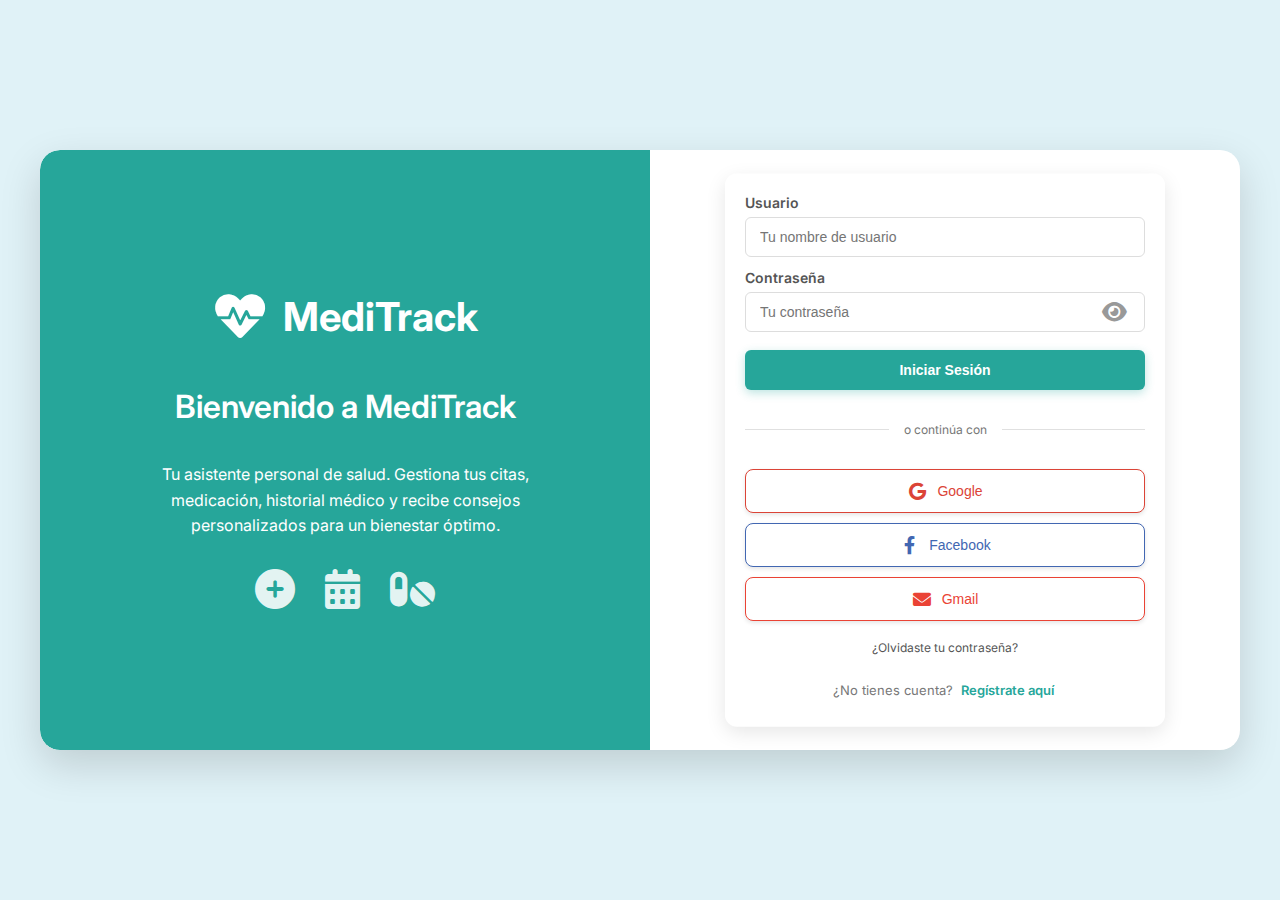
<file: index.html>
<!DOCTYPE html>
<html lang="es">
<head>
    <meta charset="UTF-8">
    <meta name="viewport" content="width=device-width, initial-scale=1.0">
    <title>MediTrack - Acceso</title>
    <link rel="stylesheet" href="Login/login.css">
    <link href="https://fonts.googleapis.com/css2?family=Inter:wght@300;400;500;600;700&display=swap" rel="stylesheet">
    <link rel="stylesheet" href="https://cdnjs.cloudflare.com/ajax/libs/font-awesome/6.0.0-beta3/css/all.min.css">
</head>
<body>
    <div class="container">
        <div class="left-panel">
            <div class="logo">
                <i class="fas fa-heartbeat"></i> <h1>MediTrack</h1>
            </div>
            <h2>Bienvenido a MediTrack</h2>
            <p>Tu asistente personal de salud. Gestiona tus citas, medicación, historial médico y recibe consejos personalizados para un bienestar óptimo.</p>
            <div class="icons">
                <i class="fas fa-plus-circle"></i> <i class="fas fa-calendar-alt"></i> <i class="fas fa-pills"></i> </div>
        </div>

        <div class="right-panel">
            <div class="form-container">
                <h2 id="form-title">Iniciar Sesión</h2>                 <form id="login-form" class="active">
                    <div class="input-group">
                        <label for="login-username">Usuario</label>
                        <input type="text" id="login-username" placeholder="Tu nombre de usuario" required>
                    </div>
                    <div class="input-group password-group">
                        <label for="login-password">Contraseña</label>
                        <div class="input-with-icon"> <input type="password" id="login-password" placeholder="Tu contraseña" required>
                            <span class="toggle-password" onclick="togglePasswordVisibility('login-password')">
                                <i class="fas fa-eye"></i> </span>
                        </div>
                    </div>
                    <button type="submit" class="btn-primary">Iniciar Sesión</button>
                    
                    <!-- Separador -->
                    <div class="social-login-separator">
                        <span>o continúa con</span>
                    </div>
                    
                    <!-- Botones de login social -->
                    <div class="social-login-buttons">
                        <button type="button" class="social-btn google-btn" onclick="socialLogin('google')">
                            <i class="fab fa-google"></i>
                            <span>Google</span>
                        </button>
                        <button type="button" class="social-btn facebook-btn" onclick="socialLogin('facebook')">
                            <i class="fab fa-facebook-f"></i>
                            <span>Facebook</span>
                        </button>
                        <button type="button" class="social-btn gmail-btn" onclick="socialLogin('gmail')">
                            <i class="fas fa-envelope"></i>
                            <span>Gmail</span>
                        </button>
                    </div>
                    
                    <a href="#" class="forgot-password" id="show-forgot-password">¿Olvidaste tu contraseña?</a>
                    <p class="switch-form">¿No tienes cuenta? <a href="#" id="show-register">Regístrate aquí</a></p>
                </form>

                <form id="register-form">
                    <div class="input-group">
                        <label for="register-fullname">Nombre Completo</label>
                        <input type="text" id="register-fullname" placeholder="Tu nombre completo" required>
                        <p class="error-message" id="register-fullname-error"></p>
                    </div>
                    <div class="input-group">
                        <label for="register-email">Correo Electrónico</label>
                        <input type="email" id="register-email" placeholder="Tu correo electrónico" required>
                        <p class="error-message" id="register-email-error"></p>
                    </div>
                    <div class="input-group">
                        <label for="register-username">Usuario</label>
                        <input type="text" id="register-username" placeholder="Elige un nombre de usuario" required>
                        <p class="error-message" id="register-username-error"></p>
                    </div>
                    <div class="input-group password-group">
                        <label for="register-password">Contraseña</label>
                        <div class="input-with-icon"> <input type="password" id="register-password" placeholder="Crea una contraseña" required>
                            <span class="toggle-password" onclick="togglePasswordVisibility('register-password')">
                                <i class="fas fa-eye"></i>
                            </span>
                        </div>
                        <div class="password-strength" id="register-password-strength"></div>
                        <p class="error-message" id="register-password-error"></p>
                    </div>
                    <div class="input-group password-group">
                        <label for="register-confirm-password">Confirmar Contraseña</label>
                        <div class="input-with-icon"> <input type="password" id="register-confirm-password" placeholder="Repite tu contraseña" required>
                            <span class="toggle-password" onclick="togglePasswordVisibility('register-confirm-password')">
                                <i class="fas fa-eye"></i>
                            </span>
                        </div>
                        <p class="error-message" id="register-confirm-password-error"></p>
                    </div>
                    <button type="submit" class="btn-primary">Registrarse</button>
                    <p class="switch-form">¿Ya tienes cuenta? <a href="#" id="show-login">Iniciar Sesión</a></p>
                </form>

                <form id="forgot-password-form">
                    <div class="input-group">
                        <label for="forgot-email">Correo Electrónico</label>
                        <input type="email" id="forgot-email" placeholder="Ingresa tu correo electrónico" required>
                        <p class="error-message" id="forgot-email-error"></p>
                    </div>
                    <button type="submit" class="btn-primary">Enviar Código de Recuperación</button>
                    <p class="switch-form">¿Recordaste tu contraseña? <a href="#" id="show-login-from-forgot">Iniciar Sesión</a></p>
                </form>

                <form id="reset-password-form">
                    <div class="input-group">
                        <label for="reset-code">Código de Verificación</label>
                        <input type="text" id="reset-code" placeholder="Ingresa el código de 6 dígitos" maxlength="6" required>
                        <p class="error-message" id="reset-code-error"></p>
                    </div>
                    <div class="input-group password-group">
                        <label for="reset-new-password">Nueva Contraseña</label>
                        <div class="input-with-icon">
                            <input type="password" id="reset-new-password" placeholder="Nueva contraseña" required>
                            <span class="toggle-password" onclick="togglePasswordVisibility('reset-new-password')">
                                <i class="fas fa-eye"></i>
                            </span>
                        </div>
                        <div class="password-strength" id="reset-password-strength"></div>
                        <p class="error-message" id="reset-new-password-error"></p>
                    </div>
                    <div class="input-group password-group">
                        <label for="reset-confirm-password">Confirmar Nueva Contraseña</label>
                        <div class="input-with-icon">
                            <input type="password" id="reset-confirm-password" placeholder="Confirma la nueva contraseña" required>
                            <span class="toggle-password" onclick="togglePasswordVisibility('reset-confirm-password')">
                                <i class="fas fa-eye"></i>
                            </span>
                        </div>
                        <p class="error-message" id="reset-confirm-password-error"></p>
                    </div>
                    <button type="submit" class="btn-primary">Cambiar Contraseña</button>
                    <p class="switch-form">¿Recordaste tu contraseña? <a href="#" id="show-login-from-reset">Iniciar Sesión</a></p>
                </form>

                <div id="message-box" class="message-box">
                    <p id="message-text"></p>
                    <button id="message-close" class="btn-close">X</button>
                </div>


            </div>
        </div>
    </div>

    <!-- Modal de autorización social -->
    <div id="social-auth-modal" class="modal-overlay">
        <div class="modal-content">
            <div class="modal-header">
                <div class="provider-info">
                    <i id="modal-provider-icon" class="fab fa-google"></i>
                    <h3 id="modal-provider-title">Autorización de Google</h3>
                </div>
                <button class="modal-close" onclick="closeSocialModal()">
                    <i class="fas fa-times"></i>
                </button>
            </div>
            
            <div class="modal-body">
                <div class="app-info">
                    <div class="app-logo">
                        <i class="fas fa-heartbeat"></i>
                        <span>MediTrack</span>
                    </div>
                    <p class="app-description">Tu asistente personal de salud</p>
                </div>
                
                <div class="permission-section">
                    <h4>MediTrack solicita acceso a:</h4>
                    <ul class="permissions-list">
                        <li><i class="fas fa-user"></i> Información básica del perfil</li>
                        <li><i class="fas fa-envelope"></i> Dirección de correo electrónico</li>
                        <li><i class="fas fa-shield-alt"></i> Datos de seguridad</li>
                    </ul>
                </div>
                
                <div class="data-preview">
                    <h4>Datos que se compartirán:</h4>
                    <div class="data-item">
                        <span class="data-label">Nombre:</span>
                        <span id="modal-user-name" class="data-value">Usuario Google</span>
                    </div>
                    <div class="data-item">
                        <span class="data-label">Email:</span>
                        <span id="modal-user-email" class="data-value">usuario.google@gmail.com</span>
                    </div>
                    <div class="data-item">
                        <span class="data-label">Proveedor:</span>
                        <span id="modal-provider-name" class="data-value">Google</span>
                    </div>
                </div>
                
                <div class="privacy-notice">
                    <i class="fas fa-info-circle"></i>
                    <p>MediTrack solo accederá a la información necesaria para tu cuenta. Puedes revocar el acceso en cualquier momento desde tu configuración.</p>
                </div>
            </div>
            
            <div class="modal-footer">
                <button class="btn-secondary" onclick="closeSocialModal()">Cancelar</button>
                <button class="btn-primary" id="confirm-auth-btn" onclick="confirmSocialAuth()">
                    <i class="fas fa-check"></i>
                    Autorizar Acceso
                </button>
            </div>
        </div>
    </div>
            </div>
        </div>
    </div>

    <script src="Login/login.js"></script>
</body>
</html>
</file>
<file: Login/login.css>
/* Importación de la fuente Inter */
body {
    font-family: 'Inter', sans-serif;
    margin: 0;
    padding: 0;
    display: flex;
    justify-content: center;
    align-items: center;
    min-height: 100vh;
    background-color: #e0f2f7; /* Azul claro muy suave para el fondo */
    overflow: hidden; /* Evita barras de desplazamiento no deseadas */
}

/* Definición de variables CSS para los colores */
:root {
    --primary-color: #26a69a; /* Teal */
    --primary-dark: #00796b; /* Darker Teal */
    --primary-light: #b2dfdb; /* Light Teal */
    --secondary-color: #80cbc4; /* Medium Teal */
    --accent-color: #4db6ac; /* Accent Teal */
    --text-dark: #2F4F4F; /* Azul oscuro para el texto principal */
    --text-medium: #555;
    --text-light: #777;
    --error-color: #e74c3c;
    --success-bg: #d4edda;
    --success-text: #155724;
    --error-bg: #f8d7da;
    --error-text: #721c24;
}

.container {
    display: flex;
    width: 95%; /* Ancho más responsivo */
    max-width: 1200px; /* Ancho máximo aumentado */
    background-color: #fff;
    border-radius: 20px; /* Bordes más redondeados */
    box-shadow: 0 15px 40px rgba(0, 0, 0, 0.15); /* Sombra más pronunciada y suave */
    overflow: hidden; /* Asegura que los bordes redondeados se apliquen a los paneles */
    min-height: 600px; /* Altura mínima optimizada */
    max-height: 90vh; /* Altura máxima para evitar desbordamiento */
}

/* Panel Izquierdo */
.left-panel {
    flex: 1;
    background-color: var(--primary-color); /* Usando el color primario */
    color: #fff;
    display: flex;
    flex-direction: column;
    justify-content: center;
    align-items: center;
    padding: 40px 30px; /* Padding optimizado */
    text-align: center;
    position: relative;
    overflow: hidden;
    border-radius: 20px 0 0 20px; /* Bordes redondeados solo en la izquierda */
}

.left-panel .logo {
    display: flex;
    align-items: center;
    margin-bottom: 20px; /* Margen optimizado */
}

.left-panel .logo i {
    font-size: 50px; /* Icono optimizado */
    margin-right: 15px;
}

.left-panel .logo h1 {
    font-size: 40px; /* Título optimizado */
    font-weight: 700;
    margin: 0;
}

.left-panel h2 {
    font-size: 32px; /* Título optimizado */
    margin-bottom: 20px;
    font-weight: 600;
    line-height: 1.2;
}

.left-panel p {
    font-size: 16px; /* Texto optimizado */
    line-height: 1.6; /* Espaciado optimizado */
    margin-bottom: 30px; /* Margen optimizado */
    max-width: 400px;
}

.left-panel .icons {
    display: flex;
    gap: 30px; /* Espacio optimizado entre iconos */
}

.left-panel .icons i {
    font-size: 40px; /* Iconos optimizados */
    color: rgba(255, 255, 255, 0.9);
}

/* Panel Derecho */
.right-panel {
    flex: 1;
    display: flex;
    justify-content: center;
    align-items: center;
    padding: 30px 20px; /* Padding optimizado */
    position: relative;
    perspective: 1000px; /* Para la animación 3D */
}

.form-container {
    width: 100%;
    max-width: 400px; /* Ancho máximo optimizado */
    text-align: center;
    position: relative;
    height: 100%;
    display: flex;
    flex-direction: column;
    justify-content: center;
}

#form-title {
    font-size: 28px; /* Título muy compacto */
    margin-bottom: 15px; /* Margen muy reducido */
    color: var(--text-dark); /* Usando el color de texto oscuro */
    font-weight: 700;
}

form {
    background-color: #fff;
    padding: 20px; /* Padding muy compacto */
    border-radius: 12px; /* Bordes optimizados */
    box-shadow: 0 6px 20px rgba(0, 0, 0, 0.1); /* Sombra optimizada */
    display: flex;
    flex-direction: column;
    gap: 12px; /* Espacio muy compacto */
    position: absolute;
    width: 100%;
    top: 50%;
    left: 50%;
    transform: translate(-50%, -50%);
    opacity: 0;
    pointer-events: none;
    transition: all 0.7s ease-in-out; /* Animación más lenta */
    max-height: 95%; /* Permitir un pequeño margen */
    overflow-y: auto; /* Permitir scroll si es necesario */
    overflow-x: hidden; /* Ocultar scroll horizontal */
}

form.active {
    opacity: 1;
    pointer-events: all;
    transform: translate(-50%, -50%) rotateY(0deg);
}

/* Animación de giro para el formulario de registro */
#register-form.active {
    transform: translate(-50%, -50%) rotateY(0deg);
}

#register-form {
    transform: translate(-50%, -50%) rotateY(90deg);
}

/* Animación de giro para el formulario de login */
#login-form.active {
    transform: translate(-50%, -50%) rotateY(0deg);
}

#login-form {
    transform: translate(-50%, -50%) rotateY(-90deg);
}

/* Animación para formularios de recuperación de contraseña */
#forgot-password-form.active {
    transform: translate(-50%, -50%) rotateY(0deg);
}

#forgot-password-form {
    transform: translate(-50%, -50%) rotateY(90deg);
}

#reset-password-form.active {
    transform: translate(-50%, -50%) rotateY(0deg);
}

#reset-password-form {
    transform: translate(-50%, -50%) rotateY(90deg);
}


.input-group {
    text-align: left;
}

.input-group label {
    display: block;
    margin-bottom: 6px; /* Margen muy compacto */
    color: var(--text-medium);
    font-weight: 600;
    font-size: 14px; /* Etiqueta muy compacta */
}

/* Nuevo estilo para el contenedor del input y el icono */
.input-with-icon {
    position: relative;
    width: 100%; /* Asegura que ocupe todo el ancho disponible */
}

.input-group input {
    width: 100%;
    padding: 10px 14px; /* Padding muy compacto */
    border: 1px solid #ddd;
    border-radius: 6px; /* Bordes muy compactos */
    font-size: 14px; /* Texto de entrada muy compacto */
    box-sizing: border-box;
    transition: border-color 0.3s ease;
    min-height: 40px; /* Altura mínima compacta */
}

.input-group input:focus {
    outline: none;
    border-color: var(--accent-color); /* Usando el color de acento al enfocar */
}

.password-group {
    position: relative;
}

.toggle-password {
    position: absolute;
    right: 18px; /* Ajuste de posición */
    top: 50%; /* Centra verticalmente dentro de .input-with-icon */
    transform: translateY(-50%); /* Ajusta para la altura del propio icono */
    cursor: pointer;
    color: #999;
}

.toggle-password i {
    font-size: 22px; /* Icono más grande */
}

.btn-primary {
    background-color: var(--primary-color); /* Usando el color primario para el botón */
    color: #fff;
    padding: 10px 20px; /* Padding muy compacto */
    border: none;
    border-radius: 6px; /* Bordes muy compactos */
    font-size: 14px; /* Texto de botón muy compacto */
    font-weight: 600;
    cursor: pointer;
    transition: background-color 0.3s ease, transform 0.2s ease, box-shadow 0.3s ease;
    box-shadow: 0 3px 10px rgba(38, 166, 154, 0.3); /* Sombra muy compacta */
    width: 100%; /* Asegurar ancho completo */
    margin-top: 6px; /* Margen superior muy compacto */
    min-height: 40px; /* Altura mínima consistente */
}

.btn-primary:hover {
    background-color: var(--primary-dark); /* Tono más oscuro al pasar el ratón */
    transform: translateY(-3px); /* Pequeño efecto de elevación */
    box-shadow: 0 8px 20px rgba(38, 166, 154, 0.5);
}

.forgot-password {
    color: var(--text-medium);
    font-size: 12px; /* Texto muy compacto */
    text-decoration: none;
    margin-top: -8px; /* Ajuste muy compacto */
    transition: color 0.3s ease;
}

.forgot-password:hover {
    color: var(--accent-color);
}

.switch-form {
    font-size: 13px; /* Texto más legible */
    color: var(--text-light);
    margin-top: 12px; /* Margen adecuado */
    text-align: center;
    display: block; /* Asegurar que se muestre como bloque */
    line-height: 1.4; /* Mejor espaciado de línea */
}

.switch-form a {
    color: var(--primary-color);
    text-decoration: none;
    font-weight: 600;
    transition: all 0.3s ease;
    display: inline-block; /* Asegurar que el enlace sea clickeable */
    padding: 2px 4px; /* Pequeño padding para mejor UX */
    border-radius: 3px; /* Bordes suaves */
}

.switch-form a:hover {
    color: var(--primary-dark);
    background-color: rgba(38, 166, 154, 0.1); /* Fondo sutil al hacer hover */
    transform: translateY(-1px); /* Pequeño efecto de elevación */
}

.error-message {
    color: var(--error-color); /* Rojo para mensajes de error */
    font-size: 11px; /* Texto de error muy compacto */
    margin-top: 3px;
    text-align: left;
    height: 14px; /* Altura muy compacta */
    line-height: 1.2;
}

/* Indicador de fortaleza de contraseña */
.password-strength {
    margin-top: 4px;
    display: flex;
    gap: 2px;
    align-items: center;
}

.strength-bar {
    flex: 1;
    height: 4px;
    border-radius: 2px;
    background-color: #e0e0e0;
    transition: all 0.3s ease;
}

.strength-bar.weak {
    background-color: #ff4444;
}

.strength-bar.fair {
    background-color: #ffaa00;
}

.strength-bar.good {
    background-color: #ffdd00;
}

.strength-bar.strong {
    background-color: #00cc44;
}

.strength-text {
    font-size: 10px;
    font-weight: 500;
    margin-left: 4px;
    min-width: 45px;
}

.strength-text.weak {
    color: #ff4444;
}

.strength-text.fair {
    color: #ffaa00;
}

.strength-text.good {
    color: #ffdd00;
}

.strength-text.strong {
    color: #00cc44;
}

/* Efectos de hover mejorados */
.btn-primary {
    position: relative;
    overflow: hidden;
    transition: all 0.3s ease;
}

.btn-primary::before {
    content: '';
    position: absolute;
    top: 0;
    left: -100%;
    width: 100%;
    height: 100%;
    background: linear-gradient(90deg, transparent, rgba(255,255,255,0.2), transparent);
    transition: left 0.5s;
}

.btn-primary:hover::before {
    left: 100%;
}

/* Loading spinner */
.loading-spinner {
    display: inline-block;
    width: 20px;
    height: 20px;
    border: 3px solid rgba(255,255,255,.3);
    border-radius: 50%;
    border-top-color: #fff;
    animation: spin 1s ease-in-out infinite;
}

@keyframes spin {
    to { transform: rotate(360deg); }
}

/* Rate limiting indicator */
.rate-limit-warning {
    background-color: #fff3cd;
    border: 1px solid #ffeaa7;
    color: #856404;
    padding: 12px;
    border-radius: 8px;
    margin-bottom: 20px;
    display: flex;
    align-items: center;
    gap: 10px;
}

.rate-limit-warning i {
    color: #f39c12;
}

/* Captcha container */
.captcha-container {
    background-color: #f8f9fa;
    border: 1px solid #dee2e6;
    border-radius: 8px;
    padding: 15px;
    margin-bottom: 20px;
    text-align: center;
}

.captcha-container img {
    border: 1px solid #ddd;
    border-radius: 4px;
    margin-bottom: 10px;
}

.captcha-container input {
    width: 100%;
    max-width: 200px;
    margin: 0 auto;
}

/* Animaciones adicionales */
@keyframes fadeInUp {
    from {
        opacity: 0;
        transform: translateY(30px);
    }
    to {
        opacity: 1;
        transform: translateY(0);
    }
}

@keyframes pulse {
    0% {
        transform: scale(1);
    }
    50% {
        transform: scale(1.05);
    }
    100% {
        transform: scale(1);
    }
}

@keyframes shake {
    0%, 100% {
        transform: translateX(0);
    }
    10%, 30%, 50%, 70%, 90% {
        transform: translateX(-5px);
    }
    20%, 40%, 60%, 80% {
        transform: translateX(5px);
    }
}

/* Efectos de entrada para elementos */
.input-group {
    animation: fadeInUp 0.4s ease-out;
}

.input-group:nth-child(1) { animation-delay: 0.05s; }
.input-group:nth-child(2) { animation-delay: 0.1s; }
.input-group:nth-child(3) { animation-delay: 0.15s; }
.input-group:nth-child(4) { animation-delay: 0.2s; }
.input-group:nth-child(5) { animation-delay: 0.25s; }
.input-group:nth-child(6) { animation-delay: 0.3s; }

/* Efecto de shake para errores */
.input-group.error input {
    animation: shake 0.5s ease-in-out;
    border-color: var(--error-color);
}

/* Optimizaciones específicas para el formulario de registro */
#register-form {
    gap: 10px; /* Espacio muy compacto para el registro */
}

#register-form .input-group {
    margin-bottom: 0; /* Eliminar margen adicional */
}

#register-form .btn-primary {
    margin-top: 8px; /* Espacio muy compacto antes del botón */
}

/* Asegurar que todos los campos sean visibles */
#register-form .input-group input {
    min-height: 38px; /* Altura mínima muy compacta */
}

/* Optimizar el indicador de fortaleza en el registro */
#register-form .password-strength {
    margin-top: 3px;
    margin-bottom: 3px;
}

/* Asegurar que el enlace de cambio de formulario sea visible */
#register-form .switch-form {
    margin-top: 12px; /* Espacio adecuado después del botón */
    font-size: 13px; /* Tamaño de fuente legible */
    color: var(--text-light);
    text-align: center;
    display: block; /* Asegurar que se muestre como bloque */
}

#register-form .switch-form a {
    color: var(--primary-color);
    text-decoration: none;
    font-weight: 600;
    transition: color 0.3s ease;
    display: inline-block; /* Asegurar que el enlace sea clickeable */
    padding: 2px 4px; /* Pequeño padding para mejor UX */
    border-radius: 3px; /* Bordes suaves */
}

#register-form .switch-form a:hover {
    color: var(--primary-dark);
    background-color: rgba(38, 166, 154, 0.1); /* Fondo sutil al hacer hover */
}

/* Efecto de pulse para éxito */
.btn-primary:active {
    animation: pulse 0.3s ease-in-out;
}

/* Separador para login social */
.social-login-separator {
    display: flex;
    align-items: center;
    margin: 20px 0;
    color: var(--text-light);
    font-size: 12px;
}

.social-login-separator::before,
.social-login-separator::after {
    content: '';
    flex: 1;
    height: 1px;
    background-color: #e0e0e0;
}

.social-login-separator span {
    padding: 0 15px;
    background-color: #fff;
}

/* Contenedor de botones de login social */
.social-login-buttons {
    display: flex;
    flex-direction: column;
    gap: 10px;
    margin-bottom: 15px;
}

/* Estilos base para botones sociales */
.social-btn {
    display: flex;
    align-items: center;
    justify-content: center;
    gap: 10px;
    padding: 12px 20px;
    border: 1px solid #e0e0e0;
    border-radius: 8px;
    background-color: #fff;
    color: var(--text-medium);
    font-size: 14px;
    font-weight: 500;
    cursor: pointer;
    transition: all 0.3s ease;
    box-shadow: 0 2px 4px rgba(0, 0, 0, 0.1);
}

.social-btn:hover {
    transform: translateY(-2px);
    box-shadow: 0 4px 12px rgba(0, 0, 0, 0.15);
}

.social-btn:active {
    transform: translateY(0);
}

.social-btn i {
    font-size: 18px;
    width: 20px;
    text-align: center;
}

/* Estilos específicos para cada plataforma */
.google-btn {
    border-color: #db4437;
    color: #db4437;
}

.google-btn:hover {
    background-color: #db4437;
    color: #fff;
    border-color: #db4437;
}

.facebook-btn {
    border-color: #4267B2;
    color: #4267B2;
}

.facebook-btn:hover {
    background-color: #4267B2;
    color: #fff;
    border-color: #4267B2;
}

.gmail-btn {
    border-color: #EA4335;
    color: #EA4335;
}

.gmail-btn:hover {
    background-color: #EA4335;
    color: #fff;
    border-color: #EA4335;
}

/* Animación de entrada para botones sociales */
.social-btn {
    animation: fadeInUp 0.4s ease-out;
}

.social-btn:nth-child(1) { animation-delay: 0.1s; }
.social-btn:nth-child(2) { animation-delay: 0.2s; }
.social-btn:nth-child(3) { animation-delay: 0.3s; }

/* Estados de loading para botones sociales */
.social-btn:disabled {
    opacity: 0.7;
    cursor: not-allowed;
    transform: none;
}

.social-btn:disabled:hover {
    transform: none;
    box-shadow: 0 2px 4px rgba(0, 0, 0, 0.1);
}

/* Efecto de ripple para botones sociales */
.social-btn {
    position: relative;
    overflow: hidden;
}

.social-btn::after {
    content: '';
    position: absolute;
    top: 50%;
    left: 50%;
    width: 0;
    height: 0;
    border-radius: 50%;
    background: rgba(255, 255, 255, 0.3);
    transform: translate(-50%, -50%);
    transition: width 0.3s, height 0.3s;
}

.social-btn:active::after {
    width: 300px;
    height: 300px;
}

/* Modal de autorización social */
.modal-overlay {
    position: fixed;
    top: 0;
    left: 0;
    width: 100%;
    height: 100%;
    background-color: rgba(0, 0, 0, 0.7);
    display: flex;
    justify-content: center;
    align-items: center;
    z-index: 99999;
    opacity: 0;
    visibility: hidden;
    transition: all 0.3s ease;
    backdrop-filter: blur(8px);
}

.modal-overlay.show {
    opacity: 1;
    visibility: visible;
}

.modal-content {
    background-color: #fff;
    border-radius: 20px;
    box-shadow: 0 25px 80px rgba(0, 0, 0, 0.4);
    max-width: 520px;
    width: 90%;
    max-height: 85vh;
    overflow-y: auto;
    transform: scale(0.8) translateY(-30px);
    transition: all 0.4s cubic-bezier(0.175, 0.885, 0.32, 1.275);
    position: relative;
    border: 1px solid rgba(255, 255, 255, 0.1);
}

.modal-overlay.show .modal-content {
    transform: scale(1) translateY(0);
}

/* Header del modal */
.modal-header {
    display: flex;
    justify-content: space-between;
    align-items: center;
    padding: 24px 28px;
    border-bottom: 1px solid #e0e0e0;
    background: linear-gradient(135deg, #f8f9fa 0%, #ffffff 100%);
    border-radius: 20px 20px 0 0;
    position: relative;
}

.modal-header::after {
    content: '';
    position: absolute;
    bottom: 0;
    left: 0;
    right: 0;
    height: 1px;
    background: linear-gradient(90deg, transparent, #e0e0e0, transparent);
}

.provider-info {
    display: flex;
    align-items: center;
    gap: 12px;
}

.provider-info i {
    font-size: 24px;
    width: 40px;
    height: 40px;
    display: flex;
    align-items: center;
    justify-content: center;
    border-radius: 8px;
    color: #fff;
}

.provider-info i.fab.fa-google {
    background-color: #db4437;
}

.provider-info i.fab.fa-facebook-f {
    background-color: #4267B2;
}

.provider-info i.fas.fa-envelope {
    background-color: #EA4335;
}

.provider-info h3 {
    margin: 0;
    font-size: 18px;
    font-weight: 600;
    color: var(--text-dark);
}

.modal-close {
    background: none;
    border: none;
    font-size: 20px;
    color: #999;
    cursor: pointer;
    padding: 8px;
    border-radius: 50%;
    transition: all 0.2s ease;
    width: 36px;
    height: 36px;
    display: flex;
    align-items: center;
    justify-content: center;
}

.modal-close:hover {
    background-color: #f0f0f0;
    color: #666;
}

/* Cuerpo del modal */
.modal-body {
    padding: 28px;
    background-color: #fff;
}

.app-info {
    text-align: center;
    margin-bottom: 28px;
    padding: 24px;
    background: linear-gradient(135deg, #f8f9fa 0%, #ffffff 100%);
    border-radius: 16px;
    border: 1px solid #e0e0e0;
    box-shadow: 0 2px 8px rgba(0, 0, 0, 0.05);
}

.app-logo {
    display: flex;
    align-items: center;
    justify-content: center;
    gap: 10px;
    margin-bottom: 8px;
}

.app-logo i {
    font-size: 24px;
    color: var(--primary-color);
}

.app-logo span {
    font-size: 20px;
    font-weight: 700;
    color: var(--text-dark);
}

.app-description {
    color: var(--text-medium);
    font-size: 14px;
    margin: 0;
}

/* Sección de permisos */
.permission-section {
    margin-bottom: 24px;
}

.permission-section h4 {
    margin: 0 0 12px 0;
    font-size: 16px;
    font-weight: 600;
    color: var(--text-dark);
}

.permissions-list {
    list-style: none;
    padding: 0;
    margin: 0;
}

.permissions-list li {
    display: flex;
    align-items: center;
    gap: 12px;
    padding: 8px 0;
    color: var(--text-medium);
    font-size: 14px;
}

.permissions-list li i {
    color: var(--primary-color);
    width: 16px;
}

/* Vista previa de datos */
.data-preview {
    margin-bottom: 28px;
    padding: 20px;
    background: linear-gradient(135deg, #f8f9fa 0%, #ffffff 100%);
    border-radius: 12px;
    border-left: 4px solid var(--primary-color);
    box-shadow: 0 2px 8px rgba(0, 0, 0, 0.05);
    border: 1px solid #e0e0e0;
}

.data-preview h4 {
    margin: 0 0 12px 0;
    font-size: 14px;
    font-weight: 600;
    color: var(--text-dark);
}

.data-item {
    display: flex;
    justify-content: space-between;
    align-items: center;
    padding: 6px 0;
    border-bottom: 1px solid #e0e0e0;
}

.data-item:last-child {
    border-bottom: none;
}

.data-label {
    font-size: 13px;
    color: var(--text-light);
    font-weight: 500;
}

.data-value {
    font-size: 13px;
    color: var(--text-dark);
    font-weight: 600;
}

/* Aviso de privacidad */
.privacy-notice {
    display: flex;
    gap: 12px;
    padding: 20px;
    background: linear-gradient(135deg, #e3f2fd 0%, #f3f9ff 100%);
    border-radius: 12px;
    border-left: 4px solid #2196f3;
    box-shadow: 0 2px 8px rgba(33, 150, 243, 0.1);
    border: 1px solid #bbdefb;
}

.privacy-notice i {
    color: #2196f3;
    font-size: 16px;
    margin-top: 2px;
}

.privacy-notice p {
    margin: 0;
    font-size: 13px;
    color: #1976d2;
    line-height: 1.4;
}

/* Footer del modal */
.modal-footer {
    display: flex;
    gap: 12px;
    padding: 24px 28px;
    border-top: 1px solid #e0e0e0;
    background: linear-gradient(135deg, #f8f9fa 0%, #ffffff 100%);
    border-radius: 0 0 20px 20px;
    position: relative;
}

.modal-footer::before {
    content: '';
    position: absolute;
    top: 0;
    left: 0;
    right: 0;
    height: 1px;
    background: linear-gradient(90deg, transparent, #e0e0e0, transparent);
}

.btn-secondary {
    background: linear-gradient(135deg, #f0f0f0 0%, #e0e0e0 100%);
    color: var(--text-medium);
    border: 1px solid #ddd;
    padding: 14px 28px;
    border-radius: 10px;
    font-size: 14px;
    font-weight: 600;
    cursor: pointer;
    transition: all 0.3s ease;
    flex: 1;
    box-shadow: 0 2px 4px rgba(0, 0, 0, 0.1);
}

.btn-secondary:hover {
    background: linear-gradient(135deg, #e0e0e0 0%, #d0d0d0 100%);
    border-color: #ccc;
    transform: translateY(-1px);
    box-shadow: 0 4px 8px rgba(0, 0, 0, 0.15);
}

#confirm-auth-btn {
    flex: 2;
    display: flex;
    align-items: center;
    justify-content: center;
    gap: 8px;
}

#confirm-auth-btn i {
    font-size: 14px;
}

/* Responsividad para el modal */
@media (max-width: 768px) {
    .modal-content {
        width: 95%;
        max-height: 90vh;
        margin: 10px;
        border-radius: 16px;
    }
    
    .modal-header {
        padding: 16px 20px;
        border-radius: 16px 16px 0 0;
    }
    
    .provider-info h3 {
        font-size: 16px;
    }
    
    .modal-body {
        padding: 20px;
    }
    
    .app-logo span {
        font-size: 18px;
    }
    
    .permission-section h4 {
        font-size: 15px;
    }
    
    .permissions-list li {
        font-size: 13px;
    }
    
    .data-preview {
        padding: 12px;
    }
    
    .data-item {
        flex-direction: column;
        align-items: flex-start;
        gap: 4px;
    }
    
    .modal-footer {
        padding: 16px 20px;
        flex-direction: column;
        border-radius: 0 0 16px 16px;
    }
    
    .btn-secondary, #confirm-auth-btn {
        flex: none;
        width: 100%;
        margin-bottom: 8px;
    }
    
    .btn-secondary:last-child, #confirm-auth-btn:last-child {
        margin-bottom: 0;
    }
}

@media (max-width: 480px) {
    .modal-content {
        width: 98%;
        margin: 5px;
        border-radius: 12px;
        max-height: 95vh;
    }
    
    .modal-header {
        padding: 12px 16px;
        border-radius: 12px 12px 0 0;
    }
    
    .provider-info i {
        font-size: 20px;
        width: 32px;
        height: 32px;
    }
    
    .provider-info h3 {
        font-size: 14px;
    }
    
    .modal-body {
        padding: 16px;
    }
    
    .app-info {
        padding: 16px;
        margin-bottom: 20px;
    }
    
    .app-logo i {
        font-size: 20px;
    }
    
    .app-logo span {
        font-size: 16px;
    }
    
    .app-description {
        font-size: 12px;
    }
    
    .permission-section {
        margin-bottom: 20px;
    }
    
    .permission-section h4 {
        font-size: 14px;
        margin-bottom: 10px;
    }
    
    .permissions-list li {
        font-size: 12px;
        padding: 6px 0;
    }
    
    .data-preview {
        padding: 12px;
        margin-bottom: 20px;
    }
    
    .data-preview h4 {
        font-size: 13px;
    }
    
    .data-label, .data-value {
        font-size: 12px;
    }
    
    .privacy-notice {
        padding: 12px;
        gap: 8px;
    }
    
    .privacy-notice i {
        font-size: 14px;
    }
    
    .privacy-notice p {
        font-size: 11px;
    }
    
    .modal-footer {
        padding: 12px 16px;
        gap: 8px;
        border-radius: 0 0 12px 12px;
    }
    
    .btn-secondary, #confirm-auth-btn {
        padding: 10px 16px;
        font-size: 13px;
        min-height: 44px;
    }
}

@media (max-width: 375px) {
    .modal-content {
        width: 99%;
        margin: 2px;
        border-radius: 10px;
    }
    
    .modal-header {
        padding: 10px 14px;
        border-radius: 10px 10px 0 0;
    }
    
    .provider-info i {
        font-size: 18px;
        width: 28px;
        height: 28px;
    }
    
    .provider-info h3 {
        font-size: 13px;
    }
    
    .modal-body {
        padding: 14px;
    }
    
    .app-info {
        padding: 14px;
        margin-bottom: 16px;
    }
    
    .app-logo i {
        font-size: 18px;
    }
    
    .app-logo span {
        font-size: 14px;
    }
    
    .app-description {
        font-size: 11px;
    }
    
    .permission-section h4 {
        font-size: 13px;
    }
    
    .permissions-list li {
        font-size: 11px;
        padding: 5px 0;
    }
    
    .data-preview {
        padding: 10px;
        margin-bottom: 16px;
    }
    
    .data-preview h4 {
        font-size: 12px;
    }
    
    .data-label, .data-value {
        font-size: 11px;
    }
    
    .privacy-notice {
        padding: 10px;
        gap: 6px;
    }
    
    .privacy-notice i {
        font-size: 12px;
    }
    
    .privacy-notice p {
        font-size: 10px;
    }
    
    .modal-footer {
        padding: 10px 14px;
        gap: 6px;
        border-radius: 0 0 10px 10px;
    }
    
    .btn-secondary, #confirm-auth-btn {
        padding: 8px 14px;
        font-size: 12px;
        min-height: 40px;
    }
}

/* Mejoras en el panel izquierdo */
.left-panel .logo {
    animation: fadeInUp 0.8s ease-out;
}

.left-panel h2 {
    animation: fadeInUp 0.8s ease-out 0.2s both;
}

.left-panel p {
    animation: fadeInUp 0.8s ease-out 0.4s both;
}

.left-panel .icons {
    animation: fadeInUp 0.8s ease-out 0.6s both;
}

/* Efecto de hover en iconos */
.left-panel .icons i {
    transition: all 0.3s ease;
}

.left-panel .icons i:hover {
    transform: scale(1.2) rotate(5deg);
    color: rgba(255, 255, 255, 1);
}

/* Mejoras en inputs */
.input-group input:focus {
    transform: translateY(-2px);
    box-shadow: 0 8px 25px rgba(38, 166, 154, 0.15);
}

/* Efecto de loading en botones */
.btn-primary.loading {
    pointer-events: none;
    opacity: 0.8;
}

/* Mejoras en mensajes */
.message-box {
    animation: fadeInUp 0.4s ease-out;
}

.message-box.success {
    border-left: 4px solid var(--success-text);
}

.message-box.error {
    border-left: 4px solid var(--error-text);
}

/* Mensaje de éxito/error */
.message-box {
    position: absolute;
    top: 30px; /* Más abajo */
    left: 50%;
    transform: translateX(-50%);
    background-color: var(--error-bg); /* Fondo rojo claro para error */
    color: var(--error-text); /* Texto rojo oscuro */
    padding: 18px 30px; /* Más padding */
    border-radius: 10px; /* Bordes más redondeados */
    border: 1px solid #f5c6cb;
    display: flex;
    justify-content: space-between;
    align-items: center;
    width: 85%; /* Ancho aumentado */
    max-width: 450px;
    box-shadow: 0 6px 15px rgba(0, 0, 0, 0.15);
    opacity: 0;
    visibility: hidden;
    transition: opacity 0.4s ease, visibility 0.4s ease; /* Transición más suave */
    z-index: 1000;
}

.message-box.show {
    opacity: 1;
    visibility: visible;
}

.message-box.success {
    background-color: var(--success-bg); /* Fondo verde claro para éxito */
    color: var(--success-text); /* Texto verde oscuro */
    border-color: #c3e6cb;
}

.message-box.error {
    background-color: var(--error-bg); /* Fondo rojo claro para error */
    color: var(--error-text); /* Texto rojo oscuro */
    border-color: #f5c6cb;
}

.message-box p {
    margin: 0;
    font-size: 16px; /* Texto del mensaje más grande */
}

.message-box .btn-close {
    background: none;
    border: none;
    font-size: 24px; /* Botón de cierre más grande */
    font-weight: bold;
    color: inherit;
    cursor: pointer;
    margin-left: 25px;
    transition: color 0.2s ease;
}

.message-box .btn-close:hover {
    color: #000;
}


/* Media Queries para Responsividad */
@media (max-width: 1024px) {
    .container {
        width: 98%;
        max-width: 1000px;
    }
    
    .left-panel {
        padding: 35px 25px;
    }
    
    .left-panel .logo h1 {
        font-size: 36px;
    }
    
    .left-panel h2 {
        font-size: 28px;
    }
    
    .left-panel p {
        font-size: 15px;
        max-width: 350px;
    }
    
    .right-panel {
        padding: 25px 20px;
    }
    
    .form-container {
        max-width: 380px;
    }
    
    /* Asegurar que los formularios sean visibles en tablets */
    form {
        opacity: 1 !important;
        pointer-events: all !important;
    }
    
    #login-form.active {
        transform: translate(-50%, -50%) rotateY(0deg) !important;
    }
}

@media (max-width: 768px) {
    .container {
        flex-direction: column; /* Apila los paneles en pantallas pequeñas */
        width: 100%;
        min-height: 100vh; /* Ocupa toda la altura en móviles */
        border-radius: 0; /* Sin bordes redondeados en móviles */
        box-shadow: none; /* Sin sombra en móviles */
        margin: 0;
    }

    .left-panel {
        border-radius: 0; /* Sin bordes redondeados */
        padding: 20px 15px;
        min-height: 25vh; /* Altura mucho más reducida */
        max-height: 30vh; /* Límite máximo de altura */
        justify-content: center;
        padding-top: 20px;
        padding-bottom: 15px;
    }

    .left-panel .logo {
        margin-bottom: 10px;
    }

    .left-panel .logo h1 {
        font-size: 28px;
    }

    .left-panel h2 {
        font-size: 20px;
        margin-bottom: 10px;
    }

    .left-panel p {
        font-size: 13px;
        margin-bottom: 15px;
        max-width: 100%;
        line-height: 1.3;
    }

    .left-panel .icons {
        gap: 15px;
    }

    .left-panel .icons i {
        font-size: 24px;
    }

    .right-panel {
        padding: 20px 15px;
        min-height: 70vh; /* Altura aumentada para el panel derecho */
        flex: 1;
        display: flex;
        align-items: center;
        justify-content: center;
        overflow-y: auto; /* Permitir scroll si es necesario */
    }

    .form-container {
        max-width: 100%;
        width: 100%;
        height: auto;
        display: flex;
        flex-direction: column;
        justify-content: flex-start;
        align-items: center;
        text-align: center;
        padding: 10px 0;
    }

    #form-title {
        font-size: 20px;
        margin-bottom: 12px;
        text-align: center;
        width: 100%;
    }

    form {
        padding: 18px;
        gap: 12px;
        position: relative !important;
        transform: none !important;
        top: auto !important;
        left: auto !important;
        width: 100%;
        max-width: 380px;
        margin: 0 auto;
        opacity: 1 !important;
        pointer-events: all !important;
        box-shadow: 0 4px 20px rgba(0, 0, 0, 0.1);
        border-radius: 12px;
        background-color: #fff;
        display: flex;
        flex-direction: column;
        align-items: center;
    }

    form.active {
        transform: none !important;
    }

    /* Asegurar que todos los formularios sean visibles */
    #login-form, #register-form, #forgot-password-form, #reset-password-form {
        position: relative !important;
        transform: none !important;
        opacity: 1 !important;
        pointer-events: all !important;
    }

    .input-group {
        margin-bottom: 4px;
        width: 100%;
        text-align: left;
    }

    .input-group label {
        font-size: 13px;
        margin-bottom: 6px;
        text-align: left;
        display: block;
    }

    .input-group input {
        padding: 10px 14px;
        font-size: 13px;
        min-height: 42px; /* Mejor para touch */
    }

    .btn-primary {
        padding: 12px 18px;
        font-size: 15px;
        min-height: 44px; /* Mejor para touch */
        margin-top: 8px;
        width: 100%;
        text-align: center;
    }

    .toggle-password i {
        font-size: 18px;
    }

    .forgot-password {
        font-size: 12px;
        margin-top: 4px;
        text-align: center;
        display: block;
    }

    .switch-form {
        font-size: 13px;
        margin-top: 12px;
        text-align: center;
        width: 100%;
    }

    /* Botones sociales responsivos */
    .social-login-buttons {
        gap: 10px;
        margin-bottom: 15px;
        width: 100%;
        display: flex;
        flex-direction: column;
        align-items: center;
    }

    .social-btn {
        padding: 12px 16px;
        font-size: 14px;
        min-height: 42px;
        width: 100%;
        max-width: 280px;
    }

    .social-login-separator {
        margin: 20px 0;
        font-size: 12px;
    }
}

@media (max-width: 480px) {
    .container {
        min-height: 100vh;
        width: 100%;
    }

    .left-panel {
        min-height: 22vh; /* Aún más reducido */
        max-height: 25vh; /* Límite máximo */
        padding: 15px 12px;
        padding-top: 20px;
        padding-bottom: 10px;
    }

    .left-panel .logo {
        margin-bottom: 8px;
    }

    .left-panel .logo i {
        font-size: 20px;
    }

    .left-panel .logo h1 {
        font-size: 20px;
    }

    .left-panel h2 {
        font-size: 16px;
        margin-bottom: 8px;
    }

    .left-panel p {
        font-size: 11px;
        margin-bottom: 10px;
        line-height: 1.2;
    }

    .left-panel .icons {
        gap: 10px;
    }

    .left-panel .icons i {
        font-size: 20px;
    }

    .right-panel {
        min-height: 75vh; /* Aumentado para dar más espacio al formulario */
        padding: 12px 10px;
        display: flex;
        align-items: flex-start;
        justify-content: center;
        padding-top: 20px;
    }

    .form-container {
        max-width: 100%;
        width: 100%;
        height: auto;
        display: flex;
        flex-direction: column;
        justify-content: flex-start;
        align-items: center;
        text-align: center;
        padding: 5px 0;
    }

    #form-title {
        font-size: 16px;
        margin-bottom: 8px;
        text-align: center;
        width: 100%;
    }

    form {
        padding: 12px;
        gap: 8px;
        max-width: 100%;
        position: relative !important;
        transform: none !important;
        top: auto !important;
        left: auto !important;
        opacity: 1 !important;
        pointer-events: all !important;
        box-shadow: 0 3px 15px rgba(0, 0, 0, 0.1);
        border-radius: 10px;
        background-color: #fff;
        display: flex;
        flex-direction: column;
        align-items: center;
    }

    /* Asegurar que todos los formularios sean visibles */
    #login-form, #register-form, #forgot-password-form, #reset-password-form {
        position: relative !important;
        transform: none !important;
        opacity: 1 !important;
        pointer-events: all !important;
    }

    .input-group {
        margin-bottom: 2px;
        width: 100%;
        text-align: left;
    }

    .input-group label {
        font-size: 11px;
        margin-bottom: 4px;
        text-align: left;
        display: block;
    }

    .input-group input {
        padding: 8px 10px;
        font-size: 11px;
        min-height: 38px;
        width: 100%;
    }

    .btn-primary {
        padding: 10px 14px;
        font-size: 13px;
        min-height: 40px;
        margin-top: 6px;
        width: 100%;
        text-align: center;
    }

    .toggle-password i {
        font-size: 16px;
    }

    .forgot-password {
        font-size: 10px;
        margin-top: 2px;
        text-align: center;
        display: block;
    }

    .switch-form {
        font-size: 11px;
        margin-top: 8px;
        text-align: center;
        width: 100%;
    }

    /* Botones sociales en móviles pequeños */
    .social-login-buttons {
        gap: 6px;
        margin-bottom: 12px;
        width: 100%;
        display: flex;
        flex-direction: column;
        align-items: center;
    }

    .social-btn {
        padding: 8px 10px;
        font-size: 11px;
        min-height: 36px;
        width: 100%;
        max-width: 260px;
    }

    .social-btn i {
        font-size: 12px;
    }

    .social-login-separator {
        margin: 12px 0;
        font-size: 9px;
    }

    .social-login-separator span {
        padding: 0 4px;
    }

    /* Mensajes responsivos */
    .message-box {
        width: 95%;
        padding: 12px 16px;
    }

    .message-box p {
        font-size: 12px;
    }

    .message-box .btn-close {
        font-size: 16px;
        margin-left: 12px;
    }
    
    /* Formulario de registro optimizado para móviles */
    #register-form {
        max-height: 100%;
        overflow-y: auto;
        padding: 12px;
        gap: 8px;
    }
    
    #register-form .input-group {
        margin-bottom: 3px;
    }
    
    #register-form .input-group input {
        min-height: 38px;
    }

    #register-form .switch-form {
        font-size: 11px;
        margin-top: 6px;
    }
    
    #register-form .switch-form a {
        padding: 2px 4px;
        font-size: 11px;
    }
}

/* Pantallas muy pequeñas (iPhone SE, etc.) */
@media (max-width: 375px) {
    .left-panel {
        min-height: 30vh;
        padding: 20px 12px;
        padding-top: 25px;
    }

    .left-panel .logo h1 {
        font-size: 24px;
    }

    .left-panel h2 {
        font-size: 18px;
        margin-bottom: 10px;
    }

    .left-panel p {
        font-size: 12px;
        margin-bottom: 15px;
    }

    .left-panel .icons i {
        font-size: 24px;
    }

    .right-panel {
        min-height: 70vh;
        padding: 15px 12px;
    }

    #form-title {
        font-size: 18px;
        margin-bottom: 10px;
        text-align: center;
        width: 100%;
    }

    form {
        padding: 12px;
        gap: 10px;
        display: flex;
        flex-direction: column;
        align-items: center;
        width: 100%;
    }

    .input-group label {
        font-size: 12px;
        margin-bottom: 5px;
    }

    .input-group input {
        padding: 8px 12px;
        font-size: 12px;
        min-height: 40px;
    }

    .btn-primary {
        padding: 10px 16px;
        font-size: 14px;
        min-height: 44px;
    }

    .social-btn {
        padding: 8px 12px;
        font-size: 12px;
        min-height: 40px;
    }

    .social-login-separator {
        margin: 15px 0;
        font-size: 10px;
    }

    .forgot-password {
        font-size: 11px;
    }

    .switch-form {
        font-size: 12px;
        margin-top: 10px;
    }
}

/* Orientación landscape en móviles */
@media (max-width: 768px) and (orientation: landscape) {
    .container {
        min-height: 100vh;
        flex-direction: row;
    }

    .left-panel {
        min-height: 100vh;
        flex: 1;
        padding: 20px 15px;
    }

    .right-panel {
        min-height: 100vh;
        flex: 1;
        padding: 20px 15px;
    }

    .left-panel .logo h1 {
        font-size: 24px;
    }

    .left-panel h2 {
        font-size: 18px;
        margin-bottom: 10px;
    }

    .left-panel p {
        font-size: 12px;
        margin-bottom: 15px;
    }

    .left-panel .icons i {
        font-size: 24px;
    }

    form {
        padding: 15px;
        gap: 10px;
    }

    .input-group input {
        min-height: 38px;
        padding: 8px 12px;
    }

    .btn-primary {
        min-height: 42px;
        padding: 10px 16px;
    }
}

/* Estilos específicos para asegurar visibilidad del formulario en móviles */
@media (max-width: 768px) {
    /* Forzar que el formulario de login sea visible por defecto */
    #login-form {
        display: block !important;
        opacity: 1 !important;
        visibility: visible !important;
        position: relative !important;
        transform: none !important;
    }
    
    /* Ocultar otros formularios por defecto */
    #register-form:not(.active),
    #forgot-password-form:not(.active),
    #reset-password-form:not(.active) {
        display: none !important;
        opacity: 0 !important;
        visibility: hidden !important;
    }
    
    /* Cuando un formulario está activo, mostrarlo */
    #register-form.active,
    #forgot-password-form.active,
    #reset-password-form.active {
        display: block !important;
        opacity: 1 !important;
        visibility: visible !important;
        position: relative !important;
        transform: none !important;
    }
    
    /* Asegurar centrado perfecto en todos los dispositivos móviles */
    .right-panel {
        display: flex !important;
        align-items: center !important;
        justify-content: center !important;
    }
    
    .form-container {
        display: flex !important;
        flex-direction: column !important;
        align-items: center !important;
        justify-content: center !important;
        text-align: center !important;
        width: 100% !important;
    }
    
    form {
        display: flex !important;
        flex-direction: column !important;
        align-items: center !important;
        width: 100% !important;
        max-width: 400px !important;
        margin: 0 auto !important;
    }
}
</file>
